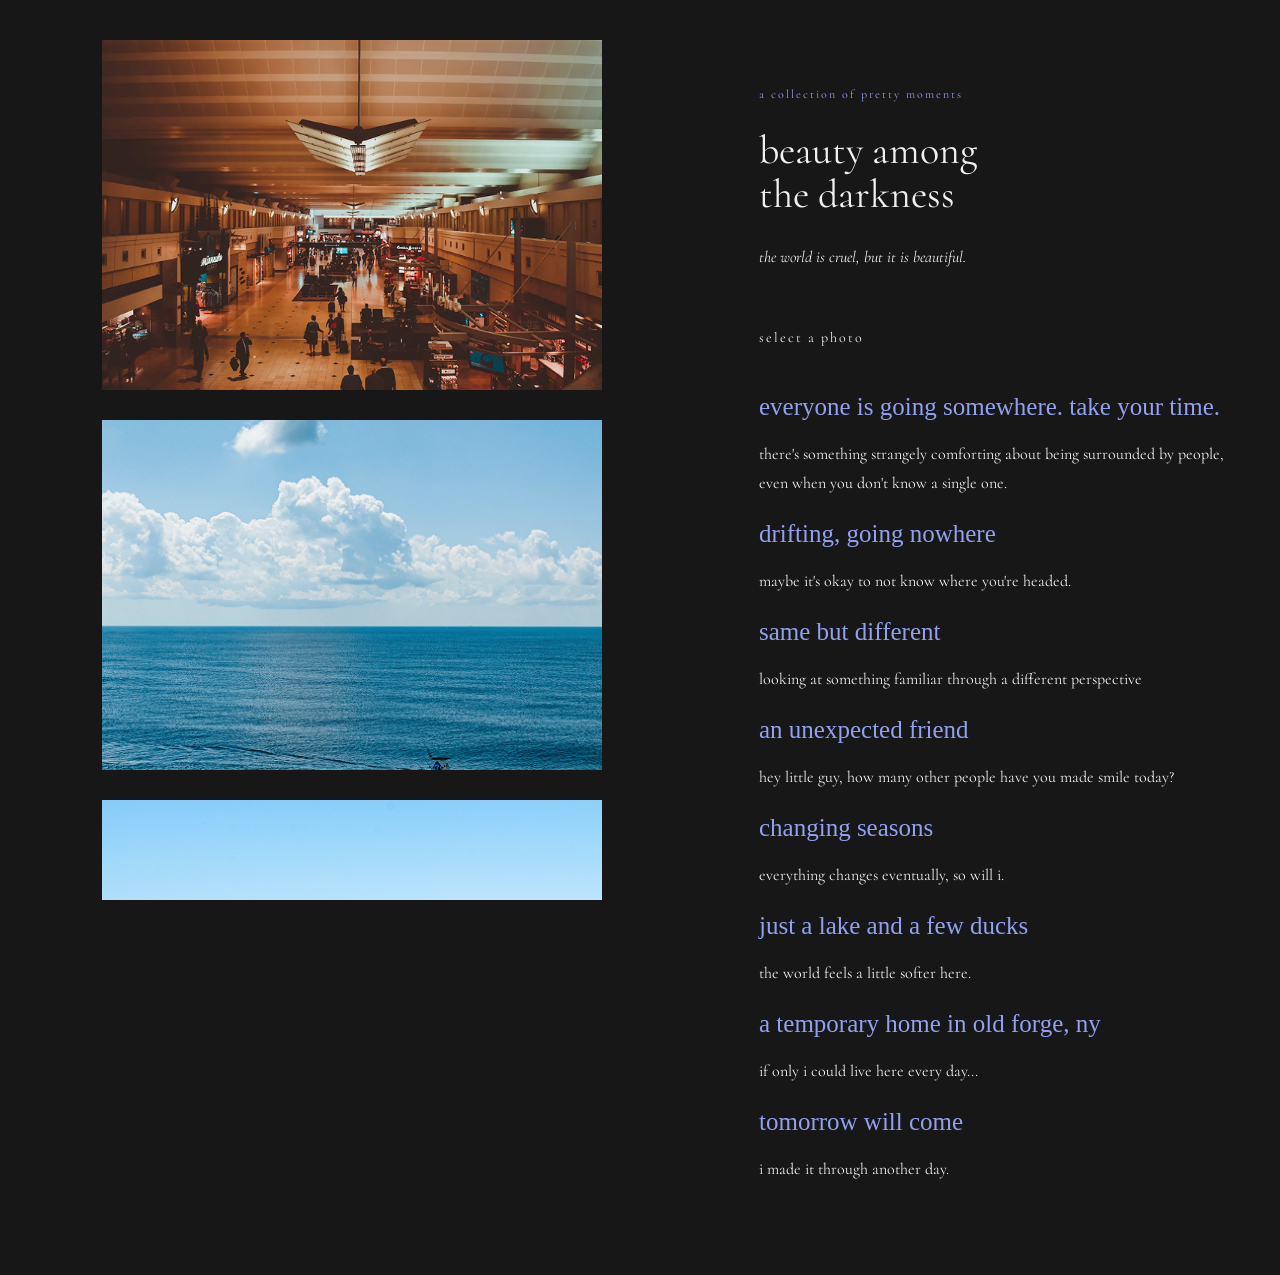
<file: every-picture/version-1/index.html>
<!DOCTYPE html>
<html lang="en">
    <head>
        <meta charset="UTF-8">
        <meta name="viewport" content="width=device-width, initial-scale=1.0">
        <title>beauty among the darkness</title>
        <link rel="preconnect" href="https://fonts.googleapis.com">
<link rel="preconnect" href="https://fonts.gstatic.com" crossorigin>
<link href="https://fonts.googleapis.com/css2?family=Calligraffitti&family=Cormorant:ital,wght@0,300..700;1,300..700&display=swap" rel="stylesheet">
        <link href="styles.css" rel="stylesheet">
    </head>

    <body>
        <main>
            <section class="photos">
                <div class="slideshow">
                                  
                        <img src="images/airport2.png" alt="airport" id="airport">
                                 
                        <img src="images/boat.png" alt="boat" id="boat">
                                  
                        <img src="images/bridge.png" alt="bridge" id="bridge">
                                    
                        <img src="images/cat.png" alt="cat" id="cat">
                                    
                        <img src="images/fall.png" alt="fall" id="fall">
                  
                        <img src="images/lake.png" alt="lake" id="lake">
                   
                        <img src="images/oldforge.png" alt="old forge" id="oldforge">
                  
                        <img src="images/sunset2.png" alt="sunset" id="sunset">
                   
                </div>
            
            </section>
            <section class="story">
                <p>a collection of pretty moments</p>
                <h1>beauty among<br>the darkness</h1>
                <p>the world is cruel, but it is beautiful.</p>

                <h2>select a photo</h2>

                <div class="captions">
                   
                    <div id="caption1">
                        <h2>everyone is going somewhere. take your time.</h2>
                        <p>there's something strangely comforting about being surrounded by people, even when you don't know a single one.</p>
                    </div>

                     <div id="caption2">
                        <h2>drifting, going nowhere</h2>
                        <p>maybe it's okay to not know where you're headed.</p>
                    </div>

                     <div id="caption3">
                        <h2>same but different</h2>
                        <p>looking at something familiar through a different perspective</p>
                    </div>

                     <div id="caption4">
                        <h2>an unexpected friend</h2>
                        <p>hey little guy, how many other people have you made smile today?</p>
                    </div>

                     <div id="caption5">
                        <h2>changing seasons</h2>
                        <p>everything changes eventually, so will i.</p>
                    </div>


                    <div id="caption6">
                        <h2>just a lake and a few ducks</h2>
                        <p>the world feels a little softer here.</p>
                    </div>

                    <div id="caption7">
                        <h2>a temporary home in old forge, ny</h2>
                        <p>if only i could live here every day...</p>
                    </div>
               
                     <div id="caption8">
                        <h2>tomorrow will come</h2>
                        <p>i made it through another day.</p>
                    </div>
               

                </div>
            </section>
       
       
        </main>

    </body>
</html>
</file>
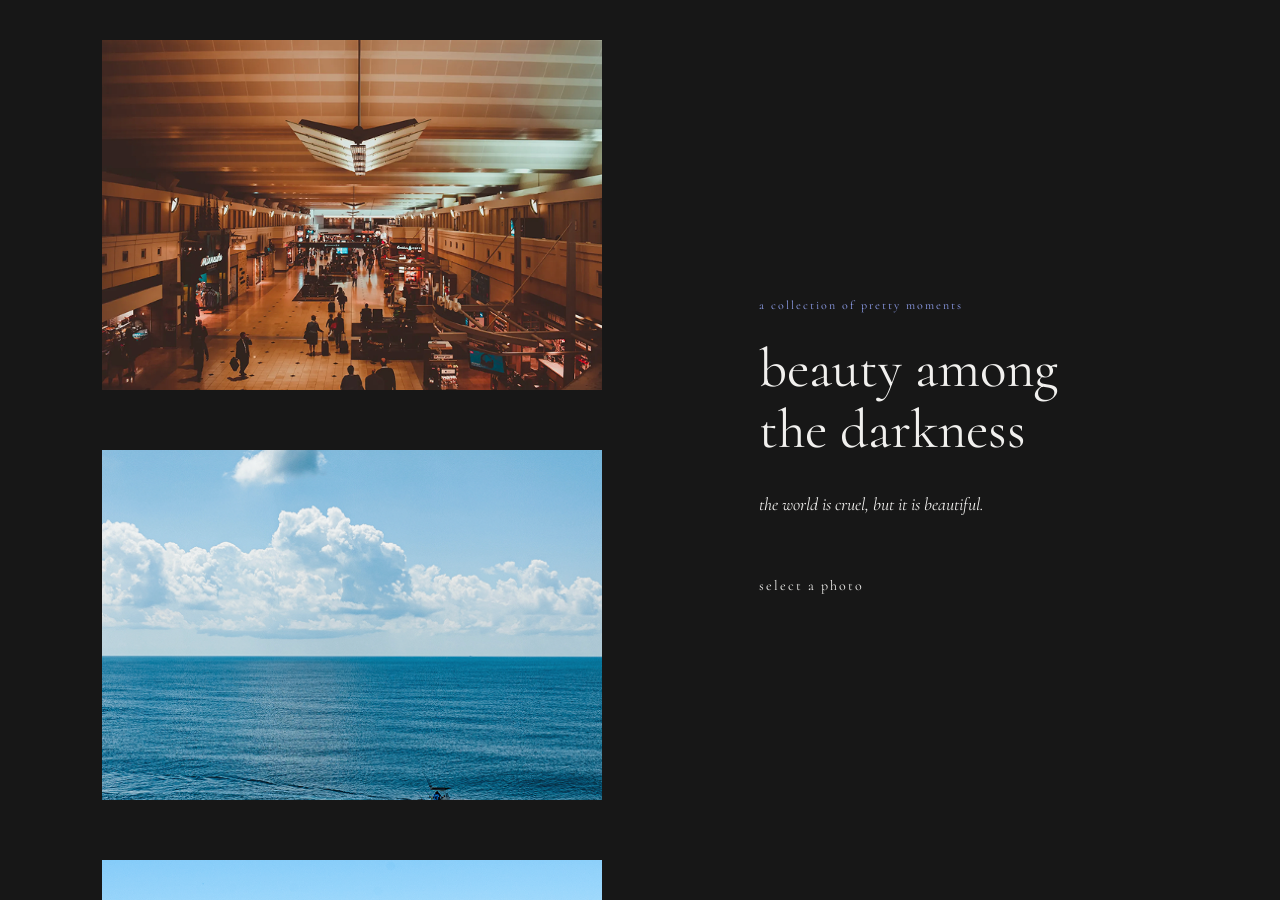
<file: every-picture/version-2/index.html>
<!DOCTYPE html>
<html lang="en">
    <head>
        <meta charset="UTF-8">
        <meta name="viewport" content="width=device-width, initial-scale=1.0">
        <title>beauty among the darkness</title>
        <link rel="preconnect" href="https://fonts.googleapis.com">
<link rel="preconnect" href="https://fonts.gstatic.com" crossorigin>
<link href="https://fonts.googleapis.com/css2?family=Calligraffitti&family=Cormorant:ital,wght@0,300..700;1,300..700&display=swap" rel="stylesheet">
        <link href="styles.css" rel="stylesheet">
        <script src="script.js" defer></script>
    </head>

    <body>
        <main>
            <section class="photos">
                <div class="slideshow">
                                  
                        <img src="images/airport2.png" alt="airport" id="airport" data-caption="caption1">
                                 
                        <img src="images/boat.png" alt="boat" id="boat" data-caption="caption2">
                                  
                        <img src="images/bridge.png" alt="bridge" id="bridge" data-caption="caption3">
                                    
                        <img src="images/cat.png" alt="cat" id="cat" data-caption="caption4">
                                    
                        <img src="images/fall.png" alt="fall" id="fall" data-caption="caption5">
                  
                        <img src="images/lake.png" alt="lake" id="lake" data-caption="caption6">
                   
                        <img src="images/oldforge.png" alt="old forge" id="oldforge" data-caption="caption7">
                  
                        <img src="images/sunset2.png" alt="sunset" id="sunset" data-caption="caption8">
                   
                </div>
            
            </section>
            <section class="story">
                <p>a collection of pretty moments</p>
                <h1>beauty among<br>the darkness</h1>
                <p>the world is cruel, but it is beautiful.</p>

                <h2>select a photo</h2>

                <div class="captions">
                   
                    <div id="caption1">
                        <h2>everyone is going somewhere. take your time.</h2>
                        <p>there's something strangely comforting about being surrounded by people, even when you don't know a single one.</p>
                    </div>

                     <div id="caption2">
                        <h2>drifting, going nowhere</h2>
                        <p>maybe it's okay to not know where you're headed.</p>
                    </div>

                     <div id="caption3">
                        <h2>same but different</h2>
                        <p>looking at something familiar through a different perspective</p>
                    </div>

                     <div id="caption4">
                        <h2>an unexpected friend</h2>
                        <p>hey little guy, how many other people have you made smile today?</p>
                    </div>

                     <div id="caption5">
                        <h2>changing seasons</h2>
                        <p>everything changes eventually, so will i.</p>
                    </div>


                    <div id="caption6">
                        <h2>just a lake and a few ducks</h2>
                        <p>the world feels a little softer here.</p>
                    </div>

                    <div id="caption7">
                        <h2>a temporary home in old forge, ny</h2>
                        <p>if only i could live here every day...</p>
                    </div>
               
                     <div id="caption8">
                        <h2>tomorrow will come</h2>
                        <p>i made it through another day.</p>
                    </div>
               

                </div>
            </section>
       
       
        </main>

    </body>
</html>
</file>
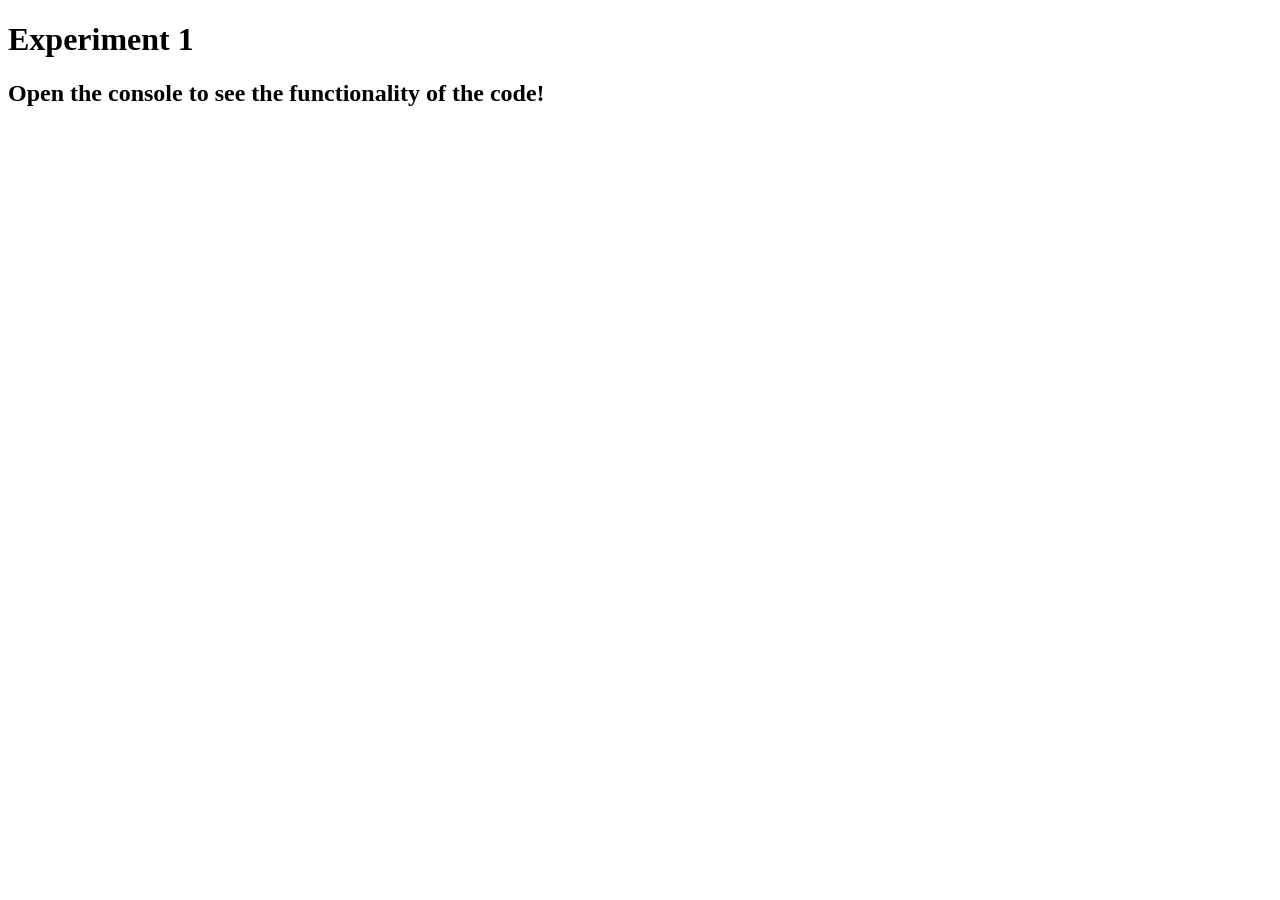
<file: exp/exp1.html>
<!DOCTYPE html>
<html lang="en">

<head>
    <meta charset="UTF-8">

    <title>Kathleen Zhen | DES 157A</title>
</head>

<body>
            <h1>Experiment 1</h1>
            <h2>Open the console to see the functionality of the code!</h2>

            <script>

                // This program takes a lowercase string and capitalizes the first letter of every word.

    // sequence  prompt -> store string
    var str = prompt("Enter a lowercase string:");
    var newStr = "";

    // loop
    for (var i = 0; i < str.length; i++) {
   
    // selection
    if (i == 0 || str[i - 1] == " ") {
        newStr += str[i].toUpperCase();
    } else {
        newStr += str[i];
    }
}

    console.log(newStr);
            
            </script>

    
</body>
</html>
</file>
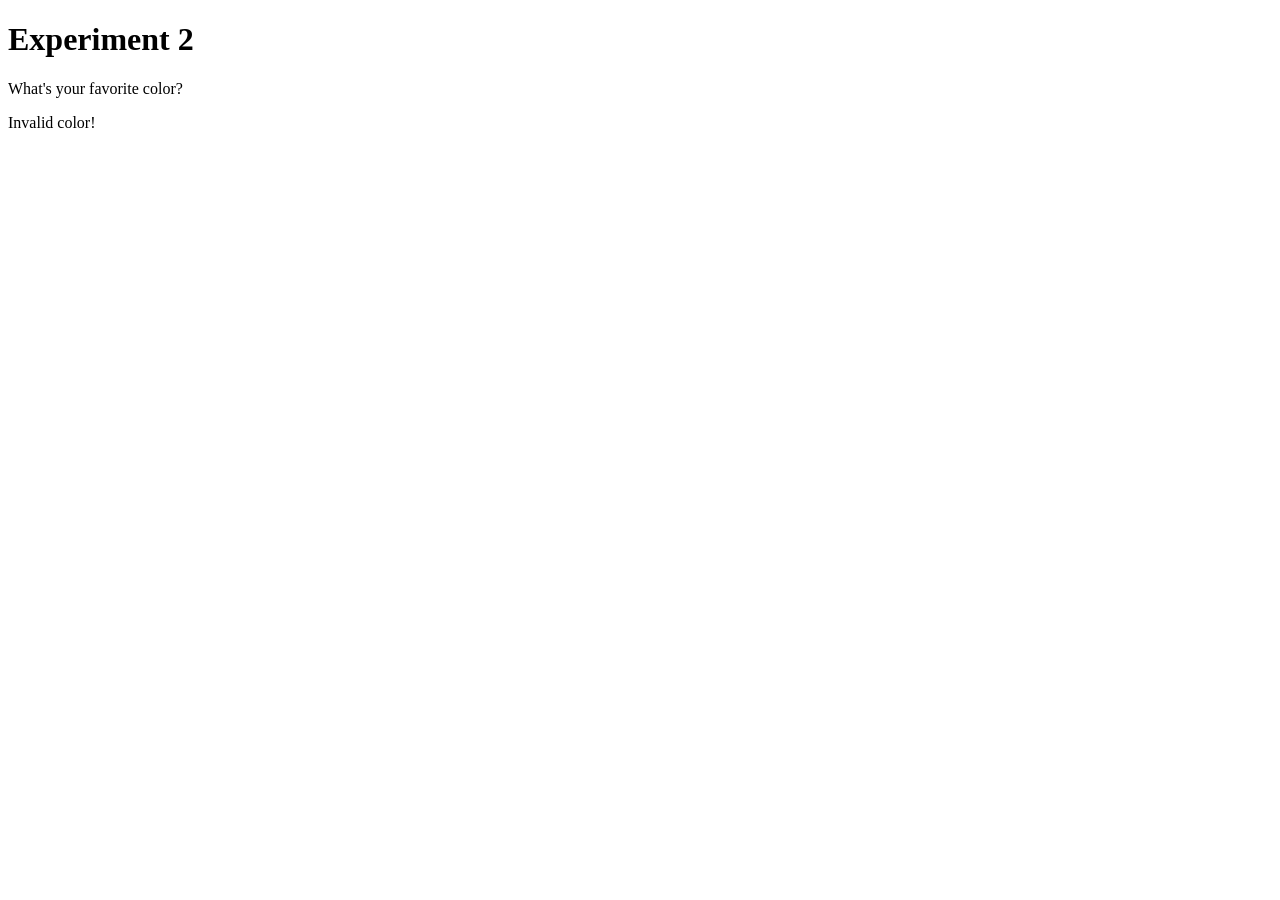
<file: exp/exp2.html>
<!DOCTYPE html>
<html lang="en">

<head>
    <meta charset="UTF-8">

    <title>Experiment 2</title>
</head>

<body>
            <h1>Experiment 2</h1>
            <p>What's your favorite color?</p>
            <p id="result"></p>

            <script>

                // This asks the user what their favorite color is and changes the background

    // colors in list
    var colors = ["pink", "blue", "green", "red", "purple"]

    // asks users to choose color and returns their answer
    function askColor(){
        return prompt("Choose pink, blue, green, red, or purple");  
    }

    function changeColor(color) {
        
        // checks if the color is in the list
        
        if (colors.includes(color)){
            
        // changes background color   
            
        document.body.style.backgroundColor = color;

        // displays user's choice on page

        document.querySelector("#result").innerHTML = "You chose " + color + "!";

        } else {

        // displays message if color isn't on the list

        document.querySelector("#result").innerHTML = "Invalid color!";
        }
    }

    var favorite = askColor();

    changeColor(favorite);
            
            </script>

    
</body>
</html>
</file>
<file: every-picture/version-1/styles.css>
* {
    box-sizing: border-box;
}

body {
    margin: 0;
    background-color: #171717;
    color: #f1f0ee;
    font-family: "Cormorant", serif;
}

main {
    display: flex;
    min-height: 100vh;
}

.photos {
    width: 55%;
    height: 100vh;
    overflow-y: auto;
    padding: 40px;
}

.slideshow {
    display: flex;
    flex-direction: column;
    align-items: center;
    gap: 30px;
}

.slideshow img {
    display: block;
    width: 100%;
    max-width: 500px;
    height: 350px;
    object-fit: cover;
    cursor: pointer;
    transition: opacity 0.3s ease, transform 0.3s ease;
}

.slideshow img:hover {
    opacity: 0.8;
    transform: scale(1.05);
}

.story {
    width: 45%;
    min-height: 100vh;
    padding: 75px 55px;
    display: flex;
    flex-direction: column;
    justify-content: center;
}

.story > p:first-child {
    font-size: 12px;
    letter-spacing: 2px;
    text-transform: lowercase;
    color: #91a1ef;
}

.story h1 {
    font-size: 40px;
    font-weight: normal;
    line-height: 1.1;
    margin: 15px 0;
}

.story > p:nth-of-type(2) {
    font-size: 16px;
    font-style: italic;
    margin-bottom: 50px;
}

.story > h2 {
    font-size: 14px;
    font-weight: normal;
    letter-spacing: 2px;
    text-transform: lowercase;
    margin-bottom: 25px;
}


.captions h2 {
    font-family: "Calligraffitti";
    font-size: 25px;
    color: #91a1ef;
    font-weight: normal;
    line-height: 1.3;
    margin-bottom: 15px;
}

.captions p {
    font-size: 16px;
    line-height: 1.8;
}
</file>
<file: every-picture/version-2/styles.css>
* {
    box-sizing: border-box;
}

body {
    margin: 0;
    background-color: #171717;
    color: #f1f0ee;
    font-family: "Cormorant", serif;
}

main {
    display: flex;
    flex-direction: column;
    min-height: 100vh;
}

.photos {
    width: 100%;
    overflow-x: auto;
    padding: 20px;
}

.slideshow {
    display: flex;
    flex-direction: row;
    gap: 20px;
    width: max-content;
}

.slideshow img {
    width: 80vw;
    max-width: 350px;
    height: 250px;
    object-fit: cover;
    cursor: pointer;
    transition: opacity 0.3s ease, transform 0.3s ease;
}

.story {
    padding: 35px 25px;
}

.story > p:first-child {
    font-size: 12px;
    letter-spacing: 2px;
    color: #91a1ef;
}

.story h1 {
    font-size: 40px;
    font-weight: normal;
    line-height: 1.1;
    margin: 15px 0;
}

.story > p:nth-of-type(2) {
    font-size: 16px;
    font-style: italic;
    margin-bottom: 35px;
}

.story > h2 {
    font-size: 14px;
    font-weight: normal;
    letter-spacing: 2px;
    margin-bottom: 20px;
}


.captions h2 {
    font-family: "Calligraffitti";
    font-size: 25px;
    color: #91a1ef;
    font-weight: normal;
    line-height: 1.3;
    margin-bottom: 15px;
}

.captions p {
    font-size: 16px;
    line-height: 1.8;
}

/* hides captions */
.captions div {
    display: block;
    opacity: 0;
    visibility: hidden;
    transition: opacity 0.3s ease, visibility 0s 0.3s;
    height: 0;
    overflow: hidden;
}

/* shows caption on white block when hovered */
.captions div.show {
    opacity: 1;
    visibility: visible;
    transition: opacity 0.3s ease;
    height: auto;
    background-color: white;
    color: black;
    padding: 25px;
    margin-top: 15px;
    border-radius: 4px;
    text-align: center;
}

/*  changes body text to black when hovered */
.captions div.show p {
    color: black;

}

/* for desktop */

@media (min-width: 800px) {

    main {
        display: flex;
        flex-direction: row;
        min-height: 100vh;
    }

    .photos {
        width: 55%;
        height: 100vh;
        overflow: hidden;
        padding: 40px;
    }

    .slideshow {
        flex-direction: column;
        align-items: center;
        gap: 60px;
        width: 100%;
    }

    .slideshow img {
        width: 100%;
        max-width: 500px;
        height: 350px;
    }

    .slideshow img:hover {
        opacity: 0.8;
        transform: scale(1.05);
    }

    .story {
        width: 45%;
        min-height: 100vh;
        padding: 75px 55px;
        display: flex;
        flex-direction: column;
        justify-content: center;
    }

    .story h1 {
        font-size: 55px;
    }

    .story > p:nth-of-type(2) {
        font-size: 18px;
        margin-bottom: 50px;
    }

    .captions h2 {
        font-size: 28px;
    }

    .captions p {
        font-size: 17px;
    }

}
</file>
